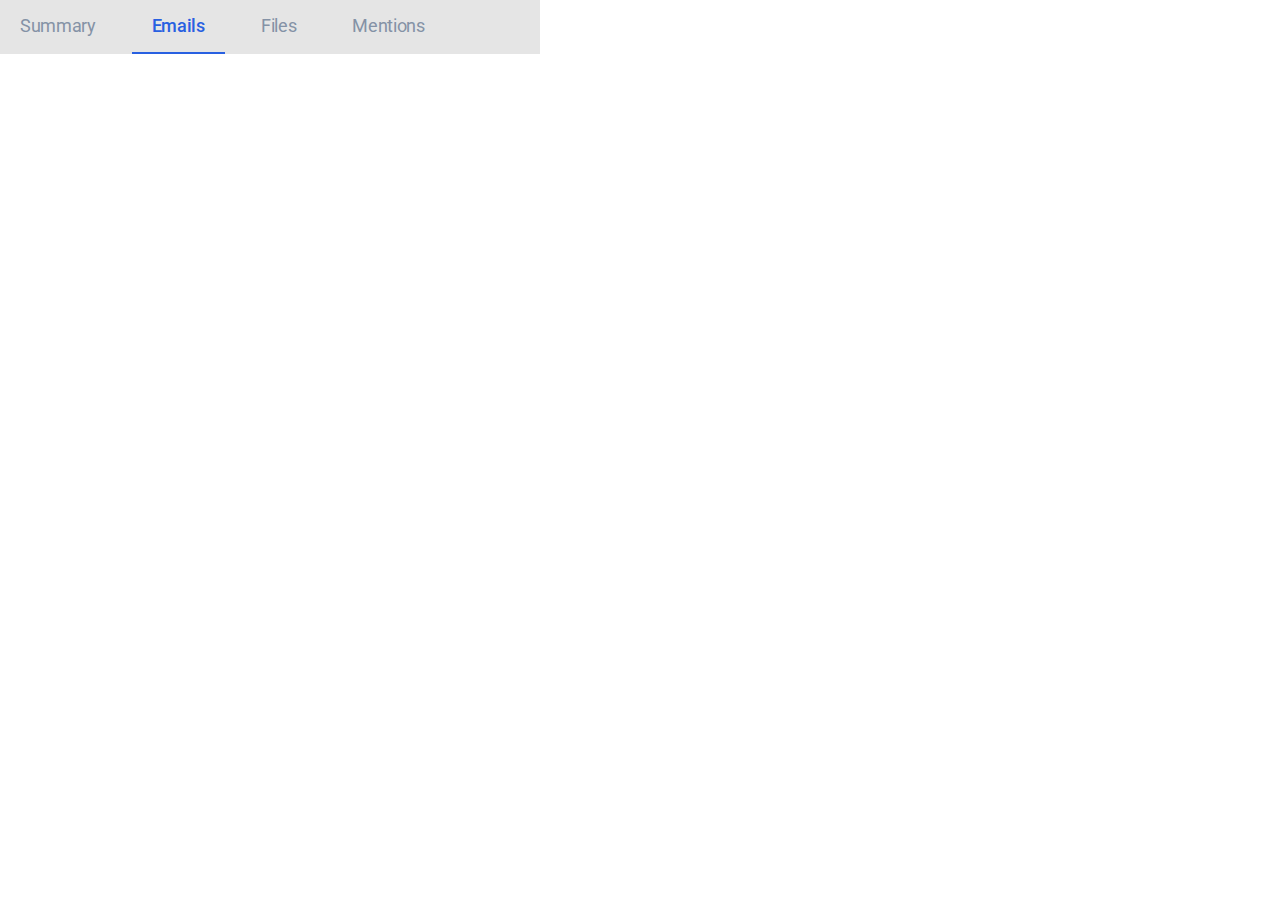
<file: 01-float-tabnav/index.html>
<!DOCTYPE html>
<html lang="en">

<head>
    <meta charset="UTF-8" />
    <meta name="viewport" content="width=device-width, initial-scale=1.0" />
    <title>Float 1</title>
    <link href="https://fonts.googleapis.com/css?family=Roboto:400,500&display=swap" rel="stylesheet" />
    <link rel="stylesheet" href="./style.css" />
</head>

<body>
    <ul class="tabnav psuedo">
        <li class="tabnav-item">
            <a href="#">Summary</a>
        </li>
        <li class="tabnav-item selected">
            <a href="#">Emails</a>
        </li>
        <li class="tabnav-item">
            <a href="#">Files</a>
        </li>
        <li class="tabnav-item">
            <a href="#">Mentions</a>
        </li>
    </ul>
</body>

</html>
</file>
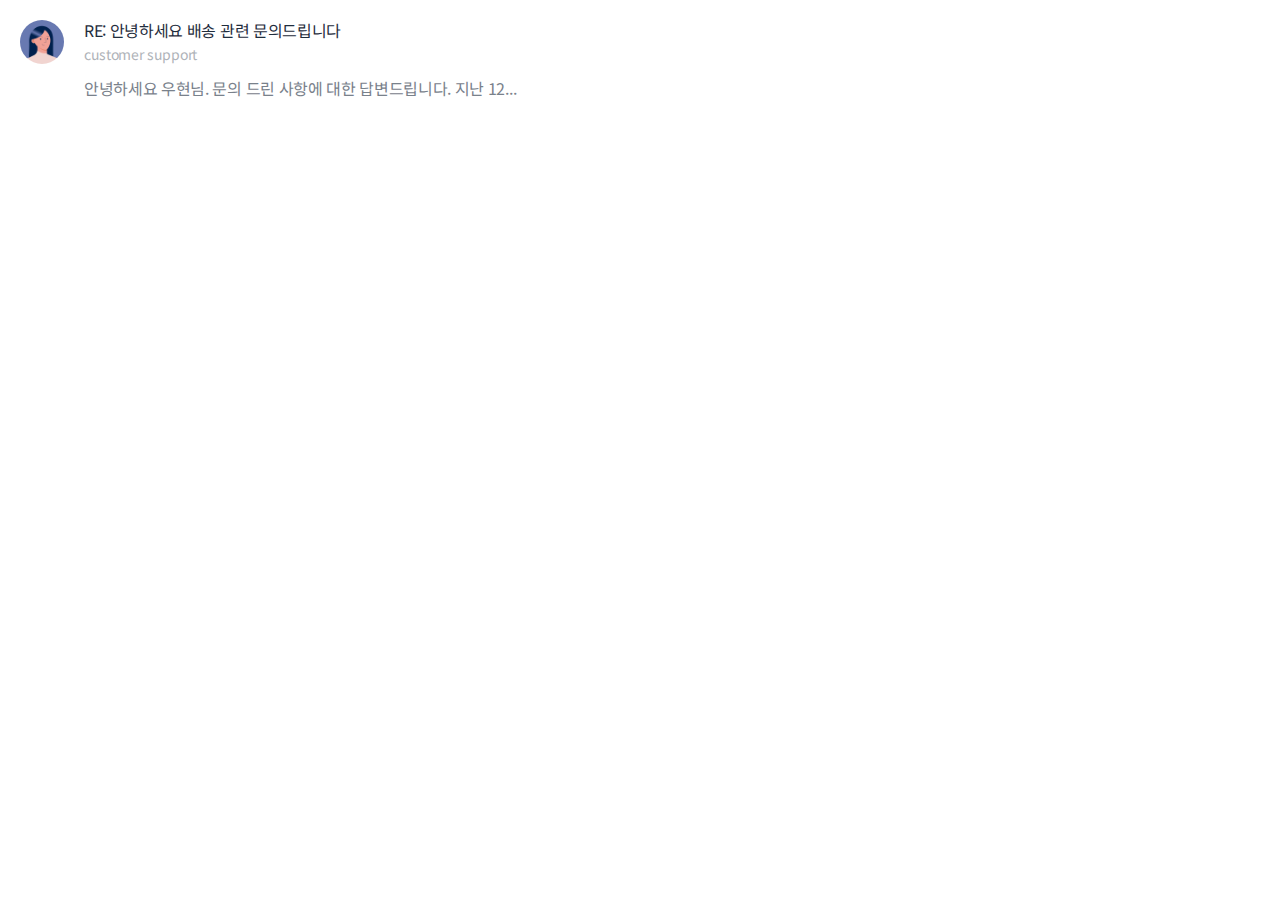
<file: 02-float-mailitem/index.html>
<!DOCTYPE html>
<html lang="ko">

<head>
    <meta charset="UTF-8" />
    <meta name="viewport" content="width=device-width, initial-scale=1.0" />
    <title>Float 2</title>
    <link href="https://fonts.googleapis.com/css?family=Noto+Sans+KR&display=swap" rel="stylesheet" />
    <link rel="stylesheet" href="./style.css" />
</head>

<body>
    <div class="card pseudo">
        <img src="./assets/user.jpg" alt="Customer support" class="card-user" />
        <div class="card-content">
            <h1>RE: 안녕하세요 배송 관련 문의드립니다</h1>
            <strong>
                customer support
            </strong>
            <p>
                안녕하세요 우현님. 문의 드린 사항에 대한 답변드립니다. 지난 12...
            </p>
        </div>
    </div>
</body>

</html>
</file>
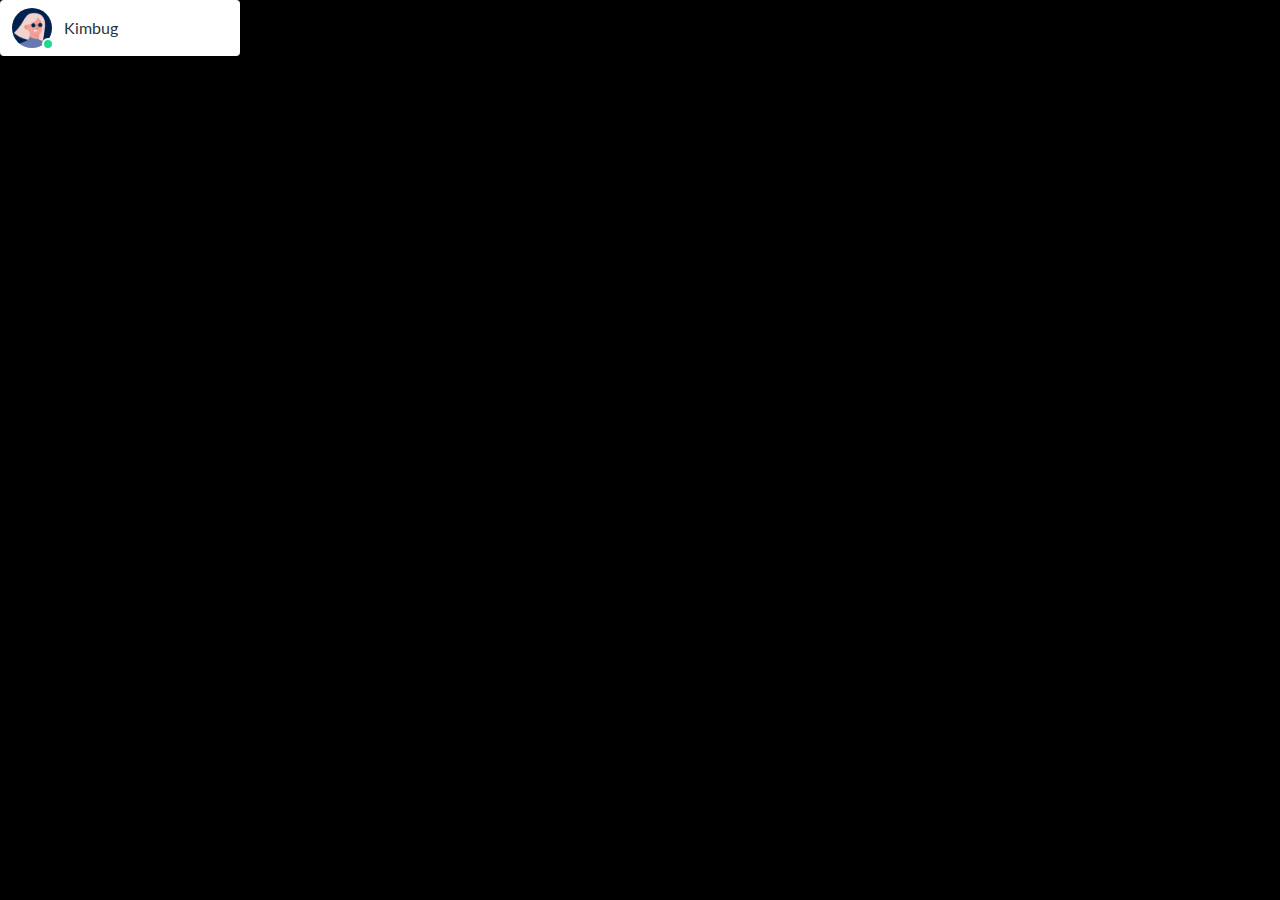
<file: 03-position-usercard/index.html>
<!DOCTYPE html>
<html lang="en">

<head>
    <meta charset="UTF-8" />
    <meta name="viewport" content="width=device-width, initial-scale=1.0" />
    <title>Position 1</title>
    <link href="https://fonts.googleapis.com/css?family=Lato&display=swap" rel="stylesheet" />
    <link rel="stylesheet" href="./style.css" />
</head>

<body>
    <div class="user-card clearfix">
        <div class="user-photo">
            <img src="./assets/user.jpg" alt="Kimbug" />
            <span class="user-status" aria-label="Active"></span>
        </div>
        <h1 class="user-name">
            Kimbug
        </h1>
    </div>
</body>

</html>
</file>
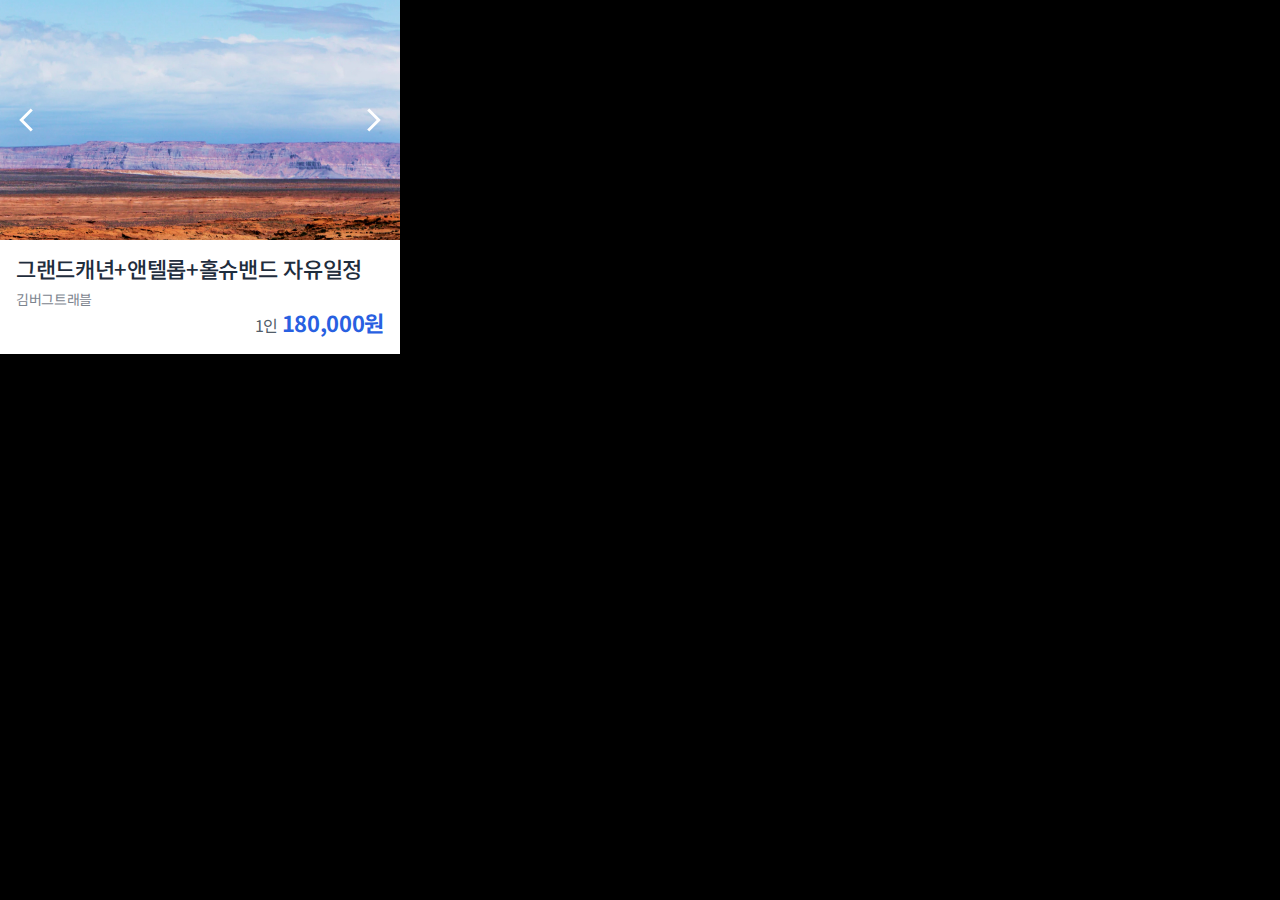
<file: 04-position-card/index.html>
<!DOCTYPE html>
<html lang="ko">

<head>
    <meta charset="UTF-8" />
    <meta name="viewport" content="width=device-width, initial-scale=1.0" />
    <title>Position 2</title>
    <link href="https://fonts.googleapis.com/css?family=Noto+Sans+KR:400,500,700&display=swap" rel="stylesheet" />
    <link rel="stylesheet" href="./style.css" />
</head>

<body>
    <div class="card clearfix">
        <div class="card-carousel">
            <img src="./assets/img-card.jpg" alt="그랜드캐년" />
            <button type="button" aria-label="이전" id="prev"></button>
            <button type="button" aria-label="다음" id="next"></button>
        </div>
        <div class="card-content">
            <h1>
                그랜드캐년+앤텔롭+홀슈밴드 자유일정
            </h1>
            <span>
                김버그트래블
            </span>

            <strong>
                <span>
                    1인
                </span>
                180,000원
            </strong>
        </div>
    </div>
</body>

</html>
</file>
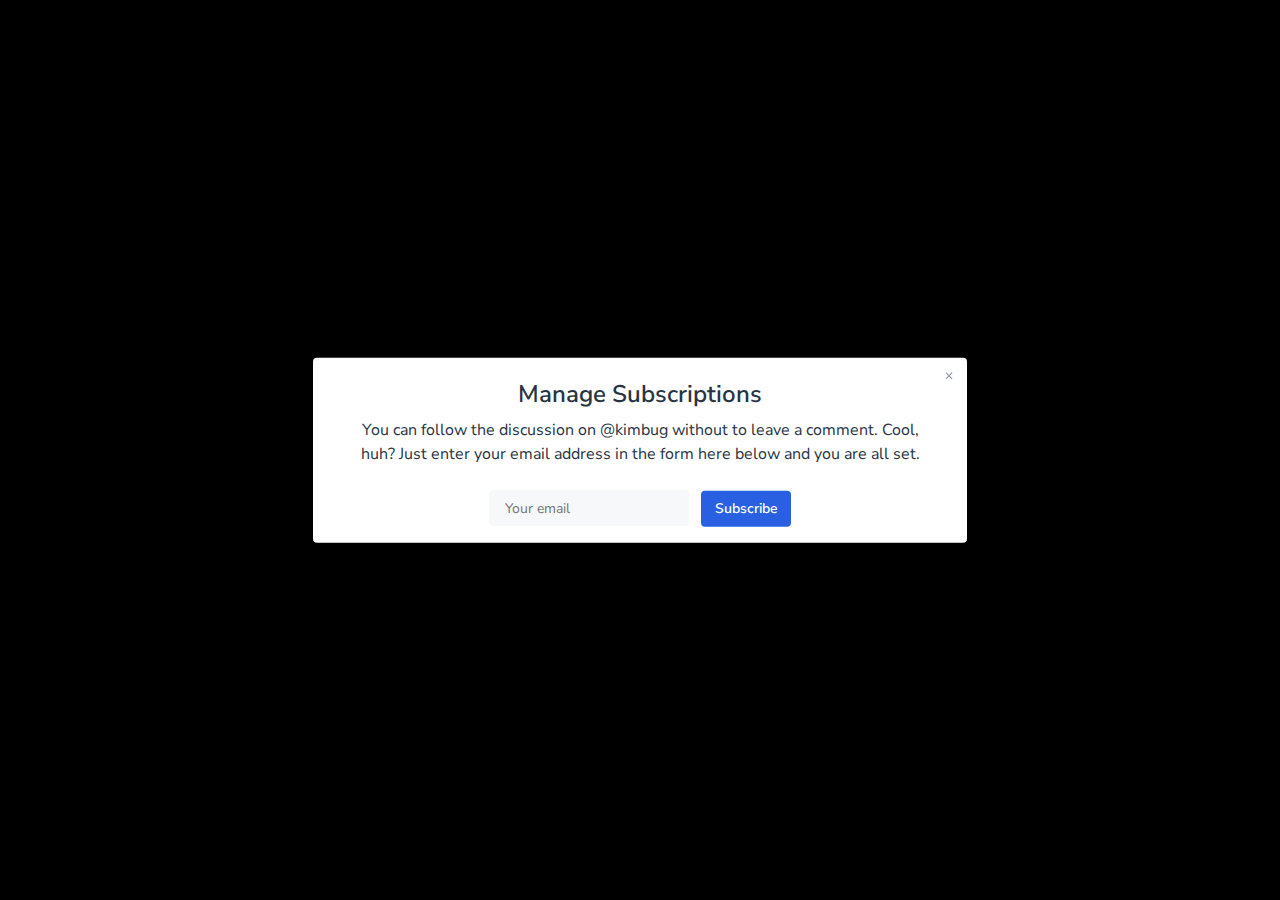
<file: 05-position-modal/index.html>
<!DOCTYPE html>
<html lang="en">
  <head>
    <meta charset="UTF-8" />
    <meta name="viewport" content="width=device-width, initial-scale=1.0" />
    <title>Position 3</title>
    <link href="https://fonts.googleapis.com/css?family=Nunito+Sans:400,600&display=swap" rel="stylesheet" />
    <link rel="stylesheet" href="./style.css" />
  </head>
  <body>
    <aside class="modal">
      <h1 class="modal-title">Manage Subscriptions</h1>
      <p class="modal-desc">
        You can follow the discussion on @kimbug without to leave a comment. Cool, huh? Just enter your email address in
        the form here below and you are all set.
      </p>
      <div class="input-group">
        <input type="email" placeholder="Your email" />
        <button type="button">Subscribe</button>
      </div>
      <button type="button" class="close-button" aria-label="Close the modal"></button>
    </aside>
  </body>
</html>
</file>
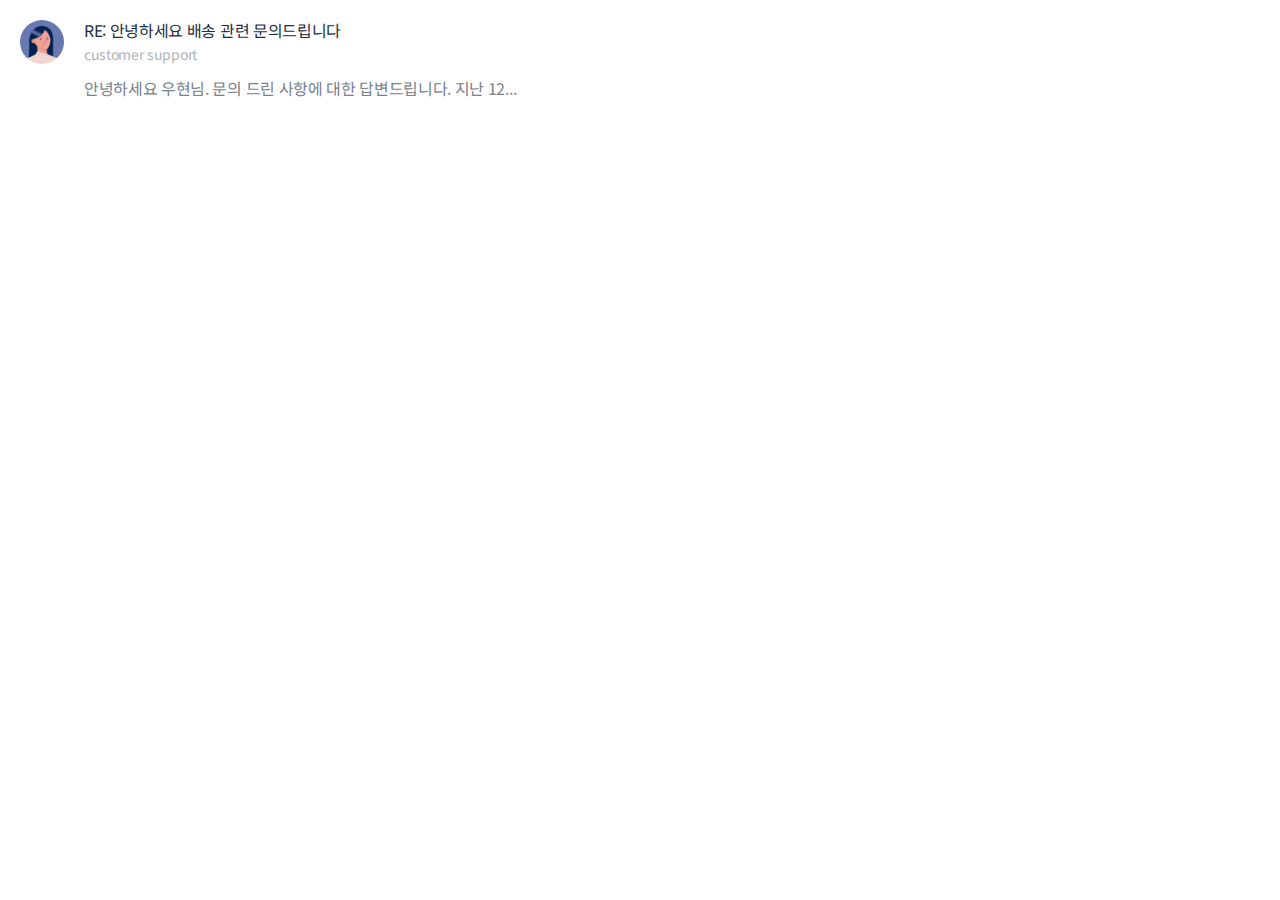
<file: 07-flexbox-mailitem/index.html>
<!DOCTYPE html>
<html lang="ko">

<head>
    <meta charset="UTF-8" />
    <meta name="viewport" content="width=device-width, initial-scale=1.0" />
    <title>Float 2</title>
    <link href="https://fonts.googleapis.com/css?family=Noto+Sans+KR&display=swap" rel="stylesheet" />
    <link rel="stylesheet" href="./style.css" />
</head>

<body>
    <div class="card">
        <img src="./assets/user.jpg" alt="Customer support" class="card-user" />
        <div class="card-content">
            <h1>RE: 안녕하세요 배송 관련 문의드립니다</h1>
            <strong>
                customer support
            </strong>
            <p>
                안녕하세요 우현님. 문의 드린 사항에 대한 답변드립니다. 지난 12...
            </p>
        </div>
    </div>
</body>

</html>
</file>
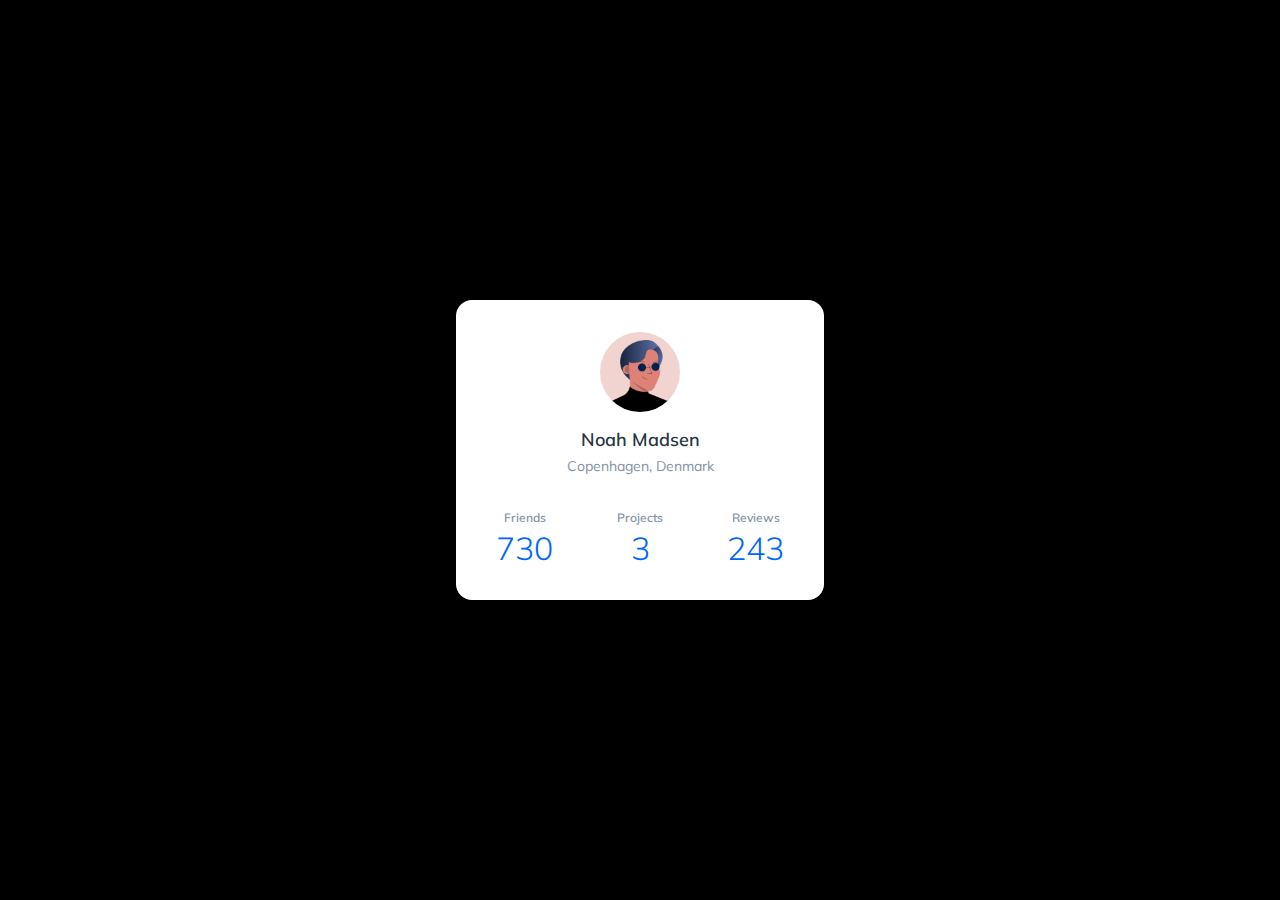
<file: 08-flexbox-profile/index.html>
<!DOCTYPE html>
<html lang="en">
  <head>
    <meta charset="UTF-8" />
    <meta name="viewport" content="width=device-width, initial-scale=1.0" />
    <title>Flexbox 3</title>
    <link href="https://fonts.googleapis.com/css?family=Muli:300,400,600&display=swap" rel="stylesheet" />
    <link rel="stylesheet" href="./style.css" />
  </head>
  <body>
    <section class="profile">
      <img src="./assets/user.jpg" alt="Noah Madsen" class="profile-image" />
      <h1 class="profile-name">Noah Madsen</h1>
      <p class="profile-location">Copenhagen, Denmark</p>

      <dl class="profile-detail">
        <div class="profile-detail-item">
          <dt>Friends</dt>
          <dd>730</dd>
        </div>
        <div class="profile-detail-item">
          <dt>Projects</dt>
          <dd>3</dd>
        </div>
        <div class="profile-detail-item">
          <dt>Reviews</dt>
          <dd>243</dd>
        </div>
      </dl>
    </section>
  </body>
</html>
</file>
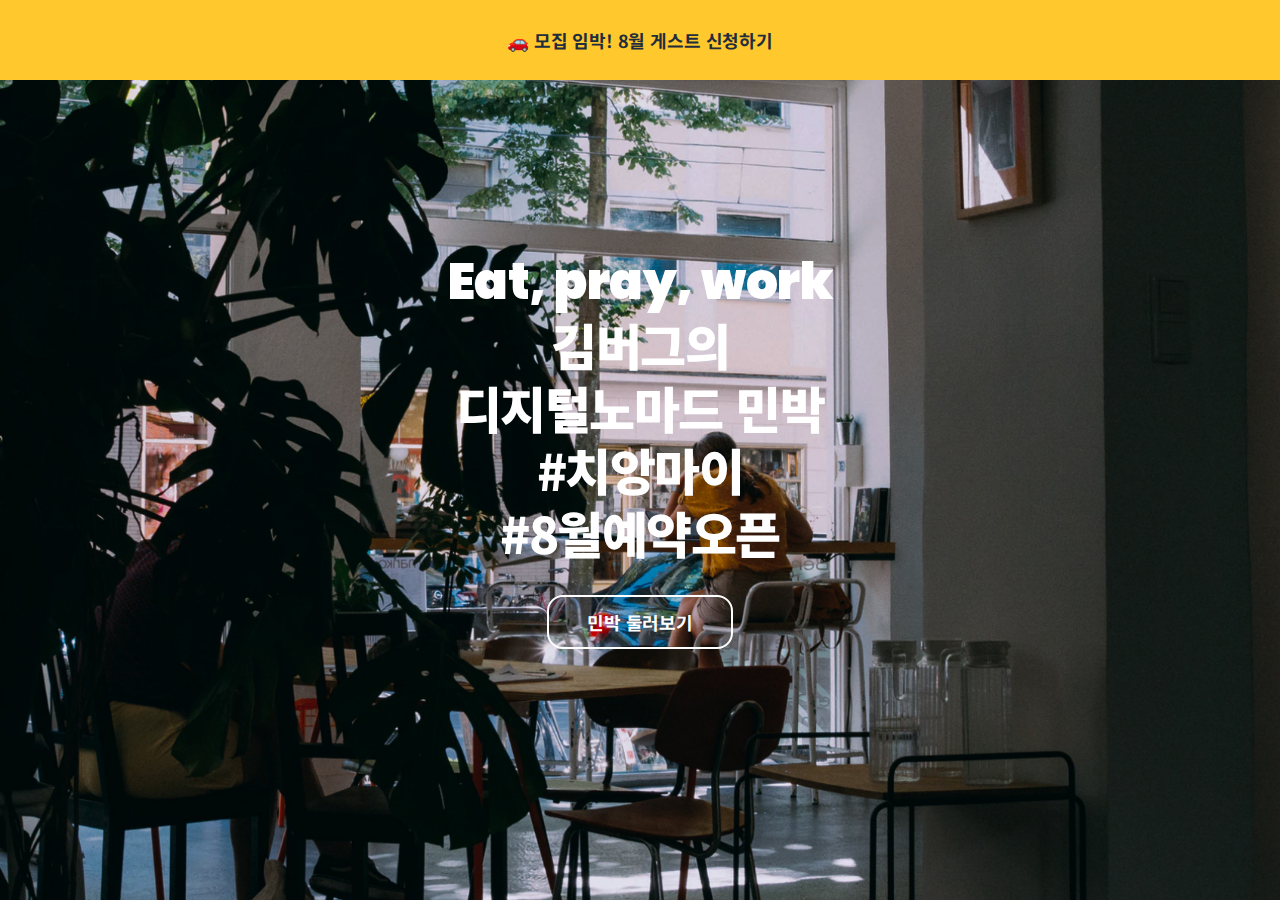
<file: 09-media-query/index.html>
<!DOCTYPE html>
<html lang="ko">

<head>
  <meta charset="UTF-8" />
  <meta name="viewport" content="width=device-width, initial-scale=1.0" />
  <title>Media Query</title>
  <link href="https://fonts.googleapis.com/css2?family=Noto+Sans+KR:wght@700;900&family=Poppins:wght@700&display=swap"
    rel="stylesheet" />
  <link rel="stylesheet" href="./style.css" />
</head>

<body>
  <aside class="banner">
    <h1 class="banner-title">
      <a href="#">
        🚗 모집 임박! 8월 게스트 신청하기
      </a>
    </h1>
  </aside>

  <section class="landing">
    <h1 class="landing-title">
      <strong lang="en">Eat, pray, work</strong>
      김버그의<br />
      디지털노마드 민박<br />
      #치앙마이<br />
      #8월예약오픈
    </h1>
    <a href="#" class="landing-link">
      민박 둘러보기
    </a>
  </section>
</body>

</html>
</file>
<file: 01-float-tabnav/style.css>
* {
  box-sizing: border-box;
  margin: 0;
}

body {
  font-family: "Roboto", sans-serif;
  letter-spacing: -0.02em;
}

a {
  font-size: 18px;
  line-height: 20px;
  color: #8492a6;
  text-decoration: none;
}

/* ▼ WHERE YOUR CODE BEGINS */
.tabnav {
  max-width: 540px;
  padding: 0px;
  list-style: none;
  background-color: #e5e5e5;
}

.tabnav-item {
  float: left;
  line-height: 20px;
  margin-right: 16px;
}

.tabnav-item a {
  display: block;
  padding: 16px 20px;
}

.tabnav-item.selected a {
  color: #2860e1;
  font-weight: 500;
  border-bottom: 2px solid #2860e1;
}

.psuedo::after {
  display: block;
  content: "";
  clear: left;
}
</file>
<file: 02-float-mailitem/style.css>
* {
  box-sizing: border-box;
  margin: 0;
}

body {
  font-family: "Noto Sans KR", sans-serif;
  letter-spacing: -0.02em;
}

h1 {
  font-size: 16px;
  font-weight: 400;
  color: #1f2d3d;
  line-height: 1.25;
}

strong {
  font-size: 14px;
  font-weight: 400;
  color: #afb3b9;
  line-height: 1.4285714286;
}

p {
  font-size: 16px;
  color: #79818b;
  line-height: 1.5;
}

/* ▼ WHERE YOUR CODE BEGINS */
.card {
  max-width: 540px;
  padding: 20px;
}

.card-user {
  width: 44px;
  height: 44px;
  border-radius: 50%;
  margin-right: 20px;
}

.card-content {
  display: block;
}

.card-content h1 {
  margin-bottom: 4px;
}

.card-content strong {
  display: block;
  margin-bottom: 12px;
}

.card-user,
.card-content {
  float: left;
}

.pseudo::after {
  content: "";
  clear: both;
  display: block;
}
</file>
<file: 03-position-usercard/style.css>
* {
  box-sizing: border-box;
  margin: 0;
}

body {
  font-family: "Lato", sans-serif;
  background-color: black;
}

h1 {
  font-size: 16px;
  font-weight: 400;
  line-height: 1.5;
  color: #273444;
}

/* ▼ WHERE YOUR CODE BEGINS : before */
/* .user-card {
  max-width: 240px;
  background-color: #fff;
  padding: 8px 12px;
  border-radius: 4px;
}

.user-photo img {
  display: block;
  float: left;
  width: 40px;
  height: 40px;
  border-radius: 50%;
}

.user-photo {
  float: left;
  position: relative;
  margin-right: 12px;
}

.user-status {
  display: block;
  width: 8px;
  height: 8px;
  border-radius: 50%;
  position: absolute;
  bottom: 0px;
  right: 0px;
  border: 2px solid #fff;
  background-color: #21d891;
  box-sizing: content-box;
}

.user-name {
  position: relative;
  top: 8px;
}

.clearfix::after {
  display: block;
  content: "";
  clear: both;
} */

/* ▼ WHERE YOUR CODE BEGINS : after */
.user-card {
  background-color: #fff;
  max-width: 240px;
  border-radius: 4px;
  padding: 8px 12px;
}

.user-photo {
  position: relative;
  margin-right: 12px;
}

.user-photo img {
  width: 40px;
  height: 40px;
  border-radius: 50%;
  display: block;
}

.user-status {
  width: 8px;
  height: 8px;
  border: 2px solid #fff;
  border-radius: 50%;
  background-color: #21d891;
  box-sizing: content-box;
  position: absolute;
  bottom: -2px;
  right: -2px;
}

.user-photo,
.user-name {
  float: left;
}

.user-name {
  padding: 8px 0px;
}

.clearfix::after {
  display: block;
  content: "";
  clear: both;
}
</file>
<file: 04-position-card/style.css>
* {
  box-sizing: border-box;
  margin: 0;
}

body {
  font-family: "Noto Sans KR", sans-serif;
  letter-spacing: -0.02em;
  background-color: #000;
}

h1 {
  font-size: 22px;
  font-weight: 500;
  color: #1f2d3d;
  line-height: 1.4545454545;
}

span {
  font-size: 14px;
  font-weight: 400;
  color: #7d858f;
  line-height: 1.5;
}

strong {
  font-size: 22px;
  color: #2860e1;
  line-height: 1.0909090909;
}

strong span {
  font-size: 16px;
  font-weight: 400;
  color: #525d69;
  line-height: 1.5;
}

button {
  display: block;
  width: 28px;
  height: 28px;
  border: none;
  background-size: contain;
  background-repeat: no-repeat;
  background-position: center center;
  background-color: transparent;
}

#prev {
  background-image: url(./assets/icon-backward.svg);
}

#next {
  background-image: url(./assets/icon-forward.svg);
}

/* ▼ WHERE YOUR CODE BEGINS */
.clearfix::after {
  display: block;
  content: "";
  clear: both;
}

.card {
  max-width: 400px;
}

.card-carousel img {
  width: 400px;
  height: 240px;
  display: block;
}

.card-carousel {
  position: relative;
}

#prev,
#next {
  position: absolute;
  top: 50%;
  transform: translateY(-50%);
}

#prev {
  left: 12px;
}

#next {
  right: 12px;
}

.card-content {
  width: 400px;
  height: 114px;
  background-color: #fff;
  padding: 12px 16px;
}

.card-content h1 {
  margin-bottom: 2px;
}

.card-content span {
  margin-bottom: 8px;
}

.card-content strong {
  display: block;
  top: 8px;
  text-align: right;
}
</file>
<file: 05-position-modal/style.css>
* {
  box-sizing: border-box;
  margin: 0;
}

body {
  width: 100%;
  height: 100vh;
  font-family: "Nunito Sans", sans-serif;
  color: #273444;
  background-color: #000;
}

input:focus,
input:active,
button:focus,
button:active {
  box-shadow: none;
  outline: none;
}

.modal {
  background-color: #fff;
}

.modal-title {
  font-size: 24px;
  font-weight: 600;
  line-height: 1.6666666667;
}

.modal-desc {
  font-size: 16px;
  line-height: 1.5;
}

.input-group input,
.input-group button {
  font-size: 14px;
  font-family: "Nunito Sans", sans-serif;
  line-height: 1.4285714286;
}

.close-button {
  width: 20px;
  height: 20px;
  border: none;
  background-color: transparent;
  background-image: url(./assets/icon-close.svg);
  background-position: center center;
  background-size: contain;
  background-repeat: no-repeat;
}

/* ▼ WHERE YOUR CODE BEGINS */
.modal {
  padding: 16px 32px;
  border-radius: 4px;
  position: fixed;
  top: 50%;
  left: 50%;
  transform: translate(-50%, -50%);
}

.modal-title {
  text-align: center;
  margin-bottom: 4px;
}

.modal-desc {
  width: 590px;
  text-align: center;
  margin: 0 auto;
  margin-bottom: 24px;
}

.input-group {
  text-align: center;
}

.input-group input {
  width: 200px;
  height: 36px;
  padding: 8px 16px;
  margin-right: 8px;
  background-color: #f6f8fa;
  border-radius: 4px;
  border: none;
}

.input-group button {
  width: 90px;
  height: 36px;
  background-color: #2860e1;
  border: none;
  border-radius: 4px;
  color: #fff;
  font-size: 14px;
  font-weight: 600;
}

.close-button {
  width: 12px;
  height: 12px;
  position: absolute;
  top: 12px;
  right: 12px;
}
</file>
<file: 07-flexbox-mailitem/style.css>
* {
  box-sizing: border-box;
  margin: 0;
}

body {
  font-family: "Noto Sans KR", sans-serif;
  letter-spacing: -0.02em;
}

h1 {
  font-size: 16px;
  font-weight: 400;
  color: #1f2d3d;
  line-height: 1.25;
}

strong {
  font-size: 14px;
  font-weight: 400;
  color: #afb3b9;
  line-height: 1.4285714286;
}

p {
  font-size: 16px;
  color: #79818b;
  line-height: 1.5;
}

/* ▼ WHERE YOUR CODE BEGINS */
.card {
  display: flex;
  padding: 20px;
}

.card-user {
  width: 44px;
  height: 44px;
  border-radius: 50%;
  margin-right: 20px;
}

.card-content h1 {
  margin-bottom: 4px;
}

.card-content strong {
  display: block;
  margin-bottom: 12px;
}
</file>
<file: 08-flexbox-profile/style.css>
* {
  box-sizing: border-box;
  margin: 0;
}

body {
  font-family: "Muli", sans-serif;
  color: #273444;
}

.profile-name {
  font-size: 18px;
  font-weight: 600;
  line-height: 1.3333333333;
}

.profile-location {
  font-size: 14px;
  line-height: 1.4285714286;
  color: #8492a6;
}

.profile-detail dt {
  font-size: 12px;
  font-weight: 600;
  line-height: 1.6666666667;
  color: #8492a6;
}

.profile-detail dd {
  font-size: 32px;
  font-weight: 300;
  line-height: 1.25;
  color: #0066ff;
}

/* ▼ WHERE YOUR CODE BEGINS */
body {
  width: 100%;
  height: 100vh;
  display: flex;
  justify-content: center;
  align-items: center;
  background-color: black;
}

.profile {
  display: flex;
  flex-direction: column;
  align-items: center;
  width: 368px;
  padding: 32px 40px;
  border-radius: 16px;
  background-color: #fff;
}

.profile-image {
  display: block;
  width: 80px;
  height: 80px;
  border-radius: 50%;
  margin-bottom: 16px;
}

.profile-name {
  margin-bottom: 4px;
}

.profile-location {
  margin-bottom: 32px;
}

.profile-detail {
  display: flex;
  justify-content: space-between;
  align-items: center;
  width: 100%;
}

.profile-detail-item {
  display: flex;
  flex-direction: column;
  align-items: center;
}
</file>
<file: 09-media-query/style.css>
* {
  box-sizing: border-box;
  margin: 0;
}

body {
  font-family: "Noto Sans KR", sans-serif;
  letter-spacing: -0.01em;
}

a {
  text-decoration: none;
}

.landing {
  background-image: url("./assets/img-bg.jpg");
  background-size: cover;
  background-position: center center;
  background-repeat: no-repeat;
}

.landing-title {
  line-height: 1.25;
  letter-spacing: -0.03em;
  color: #fff;
}

.landing-title strong {
  display: block;
  font-family: "Poppins", sans-serif;
  letter-spacing: -0.01em;
}

.landing-link {
  line-height: 1;
  color: #fff;
}

.banner-title a {
  color: #1f2d3d;
}

/* ▼ WHERE YOUR CODE BEGINS */
.banner-title a {
  display: flex;
  justify-content: center;
  align-items: center;
  width: 100%;
  height: 64px;
  font-size: 18px;
  background-color: #ffc82c;
  position: absolute;
  left: 0px;
  bottom: 0px;
}

.landing {
  display: flex;
  flex-direction: column;
  justify-content: center;
  align-items: flex-end;
  width: 100%;
  height: 100vh;
  padding: 0px 20px;
}

.landing-link {
  display: block;
  border: 2px solid #fff;
  border-radius: 16px;
  font-size: 15px;
  font-weight: 700;
  padding: 14px 37px;
}

.landing-title {
  font-size: 32px;
  font-weight: 900;
  text-align: right;
  margin-bottom: 24px;
}

@media screen and (min-width: 768px) {
  .banner-title a {
    height: 80px;
    font-size: 18px;
    top: 0px;
    bottom: auto;
  }

  .landing {
    align-items: center;
  }

  .landing-title {
    font-size: 50px;
    font-weight: 900;
    text-align: center;
    margin-bottom: 32px;
  }

  .landing-link {
    font-size: 18px;
    padding: 16px 38px;
  }
}
</file>
